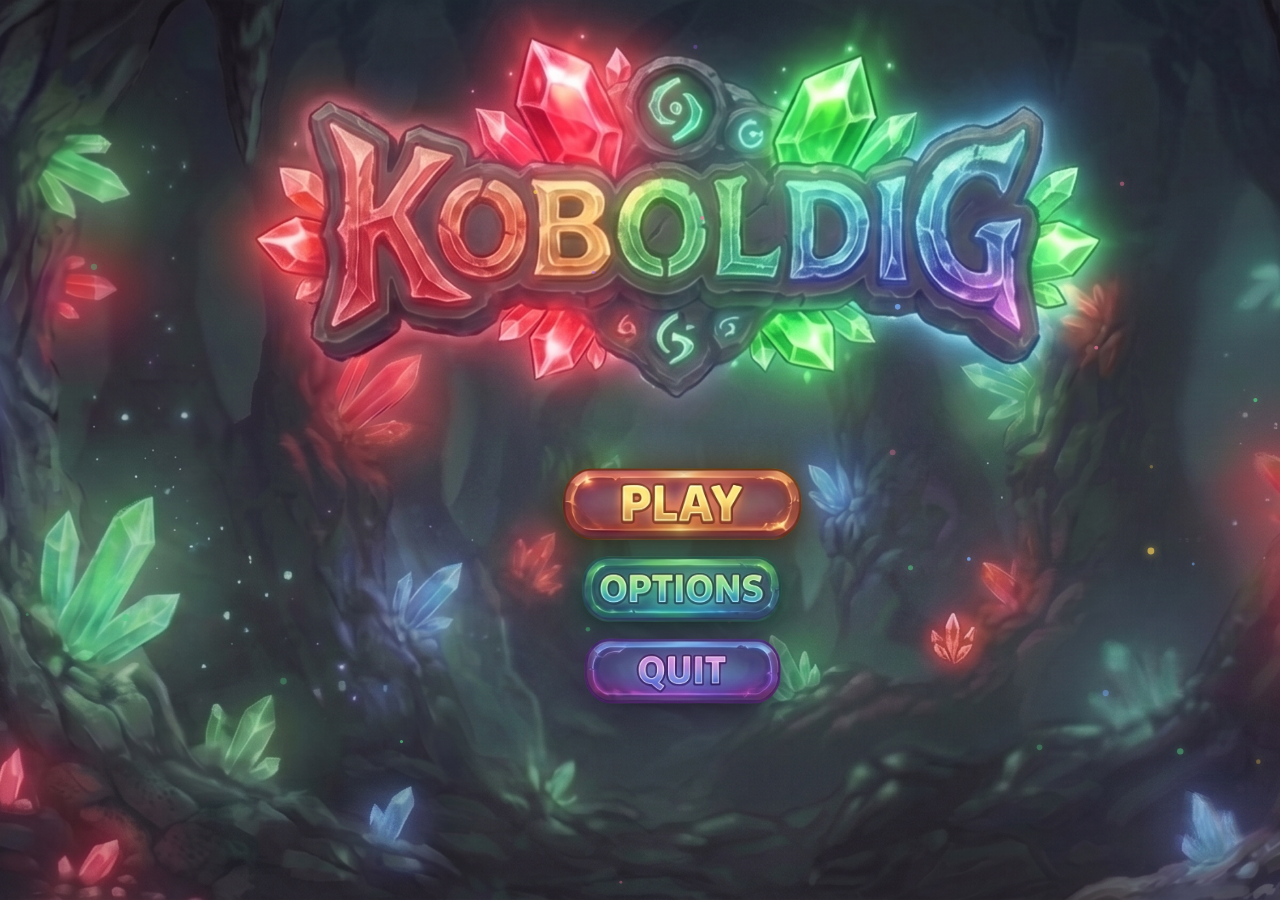
<file: index.html>
<!DOCTYPE html>
<html lang="es">
<head>
<meta charset="utf-8">
<meta name="viewport" content="width=device-width, initial-scale=1">
<title>Koboldig — Fusión de Piedras Mágicas</title>
<link rel="stylesheet" href="css/style.css">
<link rel="stylesheet" href="css/menu.css">
</head>
<body>

<!-- Pantalla de Menu Principal -->
<div id="main-menu">
  <canvas id="menu-particles"></canvas>
  <div class="menu-content">
    <div class="menu-buttons">
      <button id="menu-btn-play" class="menu-btn menu-btn-play" title="Jugar">
        <img src="assets/images/buttons/play_btn.png" alt="PLAY" />
      </button>
      <button id="menu-btn-options" class="menu-btn menu-btn-options" title="Opciones">
        <img src="assets/images/buttons/options_btn.png" alt="OPTIONS" />
      </button>
      <button id="menu-btn-quit" class="menu-btn menu-btn-quit" title="Salir">
        <img src="assets/images/buttons/quit_btn.png" alt="QUIT" />
      </button>
    </div>
  </div>
</div>

<!-- Modal de Opciones de Audio -->
<div id="options-modal" class="modal-overlay hidden">
  <div class="modal-box">
    <h2>OPCIONES</h2>
    <div class="options-group">
      <div class="option-row">
        <div class="option-header">
          <span>Volumen Música</span>
          <span id="optMusicVal" class="option-val">35%</span>
        </div>
        <div class="slider-container">
          <input id="optMusicVol" class="volume-slider" type="range" min="0" max="100" value="35" />
          <button id="btnOptMusicMute" class="btn-mute-toggle">MUTE</button>
        </div>
      </div>
      <div class="option-row">
        <div class="option-header">
          <span>Volumen Efectos</span>
          <span id="optSfxVal" class="option-val">50%</span>
        </div>
        <div class="slider-container">
          <input id="optSfxVol" class="volume-slider" type="range" min="0" max="100" value="50" />
          <button id="btnOptSfxMute" class="btn-mute-toggle">MUTE</button>
        </div>
      </div>
    </div>
    <div class="modal-actions">
      <button id="btnOptClose" class="btn-fantasy">VOLVER</button>
    </div>
  </div>
</div>

<!-- Modal de Confirmación de Salida -->
<div id="quit-modal" class="modal-overlay hidden">
  <div class="modal-box">
    <h2>SALIR DEL JUEGO</h2>
    <p style="font-size: 15px; margin: 18px 0; color: #cfd3ff;">¿Estás seguro de que deseas salir?</p>
    <div class="modal-actions">
      <button id="btnQuitConfirm" class="btn-fantasy btn-fantasy-danger">SALIR</button>
      <button id="btnQuitCancel" class="btn-fantasy">CANCELAR</button>
    </div>
  </div>
</div>

<div id="wrap">
  <header>
    <h1>KOBOLDIG</h1>
  </header>

  <main>
    <div id="left">
      <div class="panel character-panel">
        <h2>Espectador</h2>
        <div id="character-box" class="character-box">
          <div class="character-avatar">
            <div id="char-anim-container" class="char-anim-container">
              <div class="char-aura"></div>
              <img id="char-main-img" src="assets/images/character/Kobold Default.png" class="char-bust" alt="Kobold Espectador">
              <div id="char-sparkle" class="char-sparkle">✨</div>
            </div>
          </div>
          <div id="character-tag" class="character-tag">¡Observando la partida! ✨</div>
        </div>
      </div>

      <div class="panel">
        <h2>Puntaje</h2>
        <div id="score" class="big">0</div>
        <div class="row"><span>Cadena</span><b id="chain">×1</b></div>
        <div class="row"><span>Mejor piedra</span><b id="best">—</b></div>
      </div>

      <div class="panel">
        <h2>Colección <span id="disc" class="muted">0/12</span></h2>
        <ul id="codex"></ul>
      </div>
    </div>

    <div id="stage">
      <div class="board-frame-overlay"></div>
      <canvas id="board" width="350" height="500"></canvas>
      <div id="ovPause" class="overlay hidden">
        <div class="card">
          <h3>Pausa</h3>
          <p>Pulsa P para continuar</p>
          <button id="btnPauseMenu" style="margin-top: 12px;">Menú Principal</button>
        </div>
      </div>
      <div id="ovOver" class="overlay hidden">
        <div class="card">
          <h3>¡Fin de la excavación!</h3>
          <p>Puntaje final: <b id="finalScore">0</b></p>
          <p>Mayor piedra: <b id="finalGem">—</b></p>
          <button id="btnAgain">Jugar de nuevo</button>
        </div>
      </div>
    </div>

    <div id="right">
      <div class="panel center">
        <h2>Siguiente</h2>
        <canvas id="next" width="96" height="150"></canvas>
      </div>

      <div class="panel">
        <h2>Controles</h2>
        <ul class="keys">
          <li><kbd>←</kbd><kbd>→</kbd> Mover</li>
          <li><kbd>↑</kbd>/<kbd>X</kbd>/<kbd>Z</kbd> Girar</li>
          <li><kbd>↓</kbd>/<kbd>Espacio</kbd> Soltar piedra</li>
          <li><kbd>P</kbd> Pausa</li>
        </ul>
      </div>

      <div class="btns">
        <button id="btnPause">Pausa</button>
        <button id="btnReset">Reiniciar</button>
        <button id="btnSound">Sonido: SI</button>
        <button id="btnMusic">Musica: SI</button>
        <button id="btnToMenu">Menú</button>
      </div>
    </div>
  </main>

  <div id="mcontrols">
    <button data-act="left">←</button>
    <button data-act="rot">⟳</button>
    <button data-act="right">→</button>
    <button data-act="down">↓</button>
    <button data-act="drop">⤓</button>
  </div>

  <footer class="muted">Posiciona la piedra arriba y suéltala con ↓ · Une 3 iguales para fusionar · La piedra 12 es la definitiva</footer>
</div>
<audio id="menu-music" src="assets/audio/Main menu theme.mp3" loop preload="auto"></audio>
<audio id="music" src="assets/audio/tema principal.mp3" loop preload="auto"></audio>
<script src="js/menu.js"></script>
<script src="js/game.js"></script>
</body>
</html>
</file>
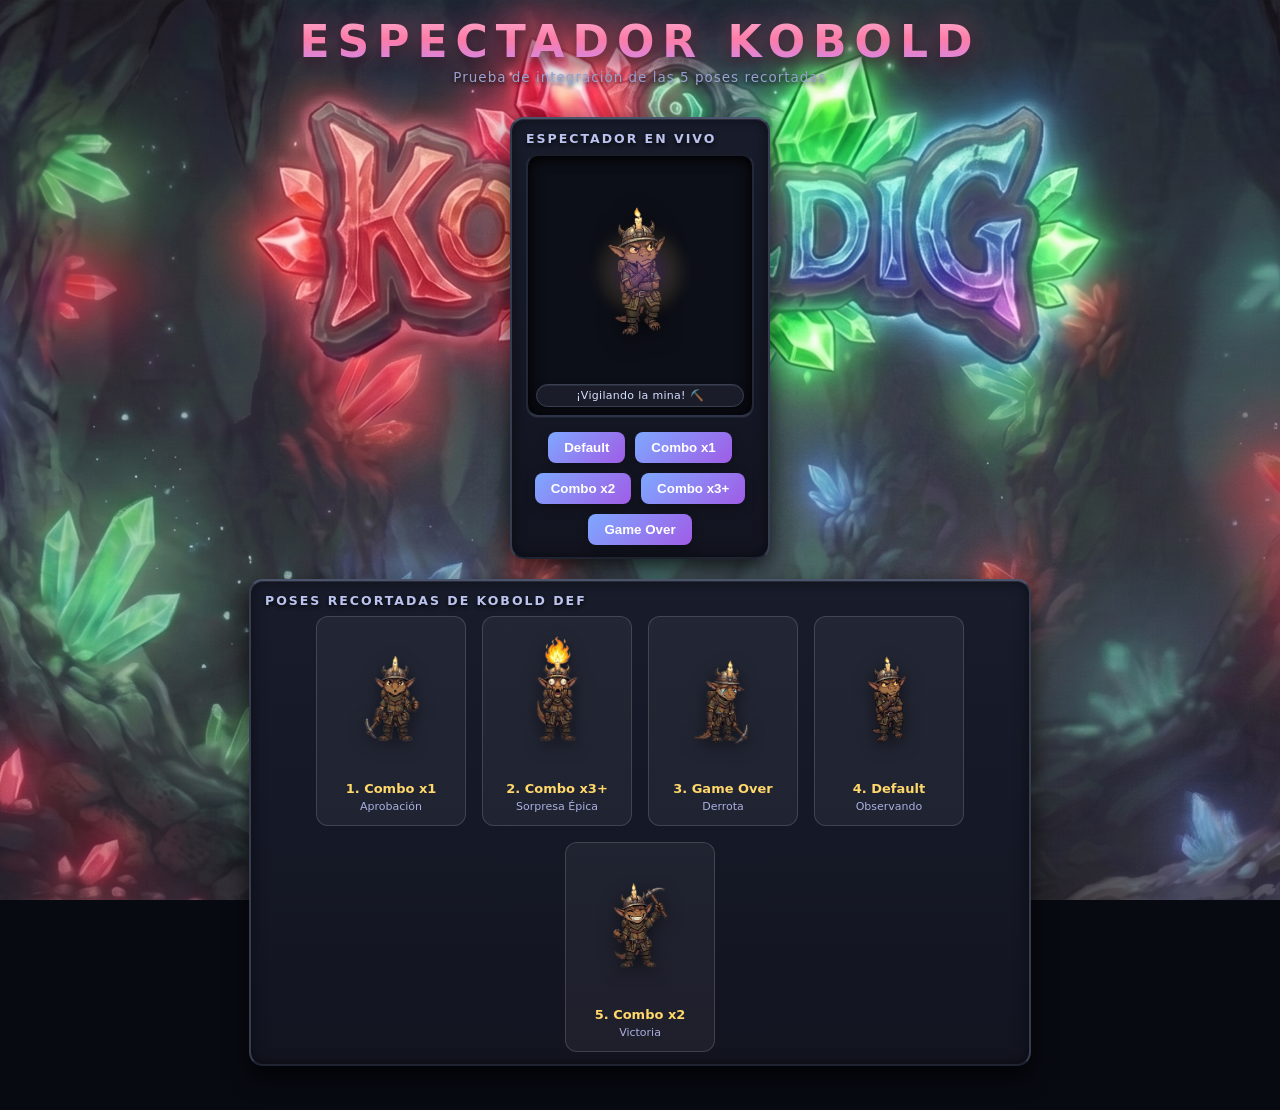
<file: test_kobold.html>
<!DOCTYPE html>
<html lang="es">
<head>
  <meta charset="utf-8">
  <meta name="viewport" content="width=device-width, initial-scale=1">
  <title>Kobold Espectador — Test de Poses</title>
  <link rel="stylesheet" href="css/style.css">
  <style>
    .test-section {
      margin: 20px auto;
      max-width: 900px;
      display: flex;
      flex-direction: column;
      gap: 20px;
      align-items: center;
    }
    .test-grid {
      display: flex;
      gap: 16px;
      flex-wrap: wrap;
      justify-content: center;
    }
    .test-card {
      background: rgba(255, 255, 255, 0.05);
      border: 1px solid rgba(255, 255, 255, 0.15);
      border-radius: 12px;
      padding: 12px;
      text-align: center;
      width: 150px;
    }
    .test-card img {
      height: 140px;
      width: auto;
      object-fit: contain;
      filter: drop-shadow(0 4px 8px rgba(0,0,0,0.5));
    }
    .test-card h4 {
      font-size: 13px;
      color: #ffd76a;
      margin: 8px 0 4px;
    }
    .test-card p {
      font-size: 11px;
      color: #aab0e0;
    }
    .test-controls {
      display: flex;
      gap: 10px;
      flex-wrap: wrap;
      justify-content: center;
      margin-top: 15px;
    }
    .test-controls button {
      background: linear-gradient(135deg, #7ea8ff 0%, #a05ce6 100%);
      color: white;
      border: none;
      border-radius: 8px;
      padding: 8px 16px;
      font-weight: bold;
      cursor: pointer;
      box-shadow: 0 4px 12px rgba(0,0,0,0.3);
      transition: transform 0.15s ease, filter 0.15s ease;
    }
    .test-controls button:hover {
      transform: translateY(-2px);
      filter: brightness(1.15);
    }
  </style>
</head>
<body>
  <div id="wrap">
    <header>
      <h1>ESPECTADOR KOBOLD</h1>
      <p class="sub">Prueba de integración de las 5 poses recortadas</p>
    </header>

    <div class="test-section">
      <div class="panel character-panel" style="width: 260px;">
        <h2>Espectador en Vivo</h2>
        <div id="character-box" class="character-box">
          <div class="character-avatar">
            <div class="char-aura"></div>
            <div id="char-anim-container" class="char-anim-container">
              <img id="char-main-img" src="assets/images/character/Kobold Default.png" class="char-bust" alt="Kobold Espectador">
              <div id="char-sparkle" class="char-sparkle">✨</div>
            </div>
          </div>
          <div id="character-tag" class="character-tag">¡Vigilando la mina! ⛏️</div>
        </div>

        <div class="test-controls">
          <button onclick="testPose('default', '¡Vigilando la mina! ⛏️', 0, '')">Default</button>
          <button onclick="testPose('combo1', '¡Gran fusión! ✨', 1500, 'react-bounce')">Combo x1</button>
          <button onclick="testPose('combo2', '¡Doble fusión! 🔥', 1800, 'react-jump')">Combo x2</button>
          <button onclick="testPose('combo3', '¡COMBO x3 LEYENDA! 👑', 2200, 'react-cheer')">Combo x3+</button>
          <button onclick="testPose('gameover', '¡Nooo! ¡Buen intento! 🪄', 4000, 'react-gasp')">Game Over</button>
        </div>
      </div>

      <div class="panel" style="max-width: 860px;">
        <h2>Poses Recortadas de Kobold Def</h2>
        <div class="test-grid">
          <div class="test-card">
            <img src="assets/images/character/Kobold Combo1.png" alt="1. Combo x1">
            <h4>1. Combo x1</h4>
            <p>Aprobación</p>
          </div>
          <div class="test-card">
            <img src="assets/images/character/Kobold Combo3.png" alt="2. Combo x3+">
            <h4>2. Combo x3+</h4>
            <p>Sorpresa Épica</p>
          </div>
          <div class="test-card">
            <img src="assets/images/character/Kobold Gameover.png" alt="3. Game Over">
            <h4>3. Game Over</h4>
            <p>Derrota</p>
          </div>
          <div class="test-card">
            <img src="assets/images/character/Kobold Default.png" alt="4. Default">
            <h4>4. Default</h4>
            <p>Observando</p>
          </div>
          <div class="test-card">
            <img src="assets/images/character/Kobold Combo2.png" alt="5. Combo x2">
            <h4>5. Combo x2</h4>
            <p>Victoria</p>
          </div>
        </div>
      </div>
    </div>
  </div>

  <script>
    const Character = {
      mainImg: document.getElementById("char-main-img"),
      tag: document.getElementById("character-tag"),
      animContainer: document.getElementById("char-anim-container"),
      box: document.getElementById("character-box"),
      sparkle: document.getElementById("char-sparkle"),
      timer: null,
      SPRITES: {
        default: "assets/images/character/Kobold Default.png",
        combo1: "assets/images/character/Kobold Combo1.png",
        combo2: "assets/images/character/Kobold Combo2.png",
        combo3: "assets/images/character/Kobold Combo3.png",
        gameover: "assets/images/character/Kobold Gameover.png"
      }
    };

    function testPose(name, text, durationMs, anim) {
      Character.mainImg.src = Character.SPRITES[name] || Character.SPRITES.default;
      Character.tag.textContent = text;
      
      if (anim && Character.animContainer) {
        Character.animContainer.classList.remove("react-jump", "react-wink", "react-cheer", "react-gasp", "react-bounce");
        void Character.animContainer.offsetWidth;
        Character.animContainer.classList.add(anim);
      }
      if (name === "combo3" || name === "gameover") {
        Character.box.classList.add("shock");
        setTimeout(() => Character.box.classList.remove("shock"), 900);
      }
      if (name !== "default") {
        Character.sparkle.classList.add("active");
        setTimeout(() => Character.sparkle.classList.remove("active"), 800);
      }
      
      clearTimeout(Character.timer);
      if (name !== "default" && durationMs && name !== "gameover") {
        Character.timer = setTimeout(() => {
          testPose("default", "¡Vigilando la mina! ⛏️", 0, "");
        }, durationMs);
      }
    }
  </script>
</body>
</html>
</file>
<file: css/style.css>
* { box-sizing: border-box; margin: 0; padding: 0; }

body {
  min-height: 100vh;
  font-family: "Segoe UI", system-ui, -apple-system, sans-serif;
  color: #eef0ff;
  background: #080a12 url("../assets/images/Main Menu buttonless.jpeg") 53.3% center / cover no-repeat fixed;
  display: flex;
  justify-content: center;
  align-items: center;
  padding: 16px 12px 24px;
}

#wrap {
  width: 782px;
  max-width: 100%;
  min-width: 782px;
  display: flex;
  flex-direction: column;
  align-items: center;
}

header {
  text-align: center;
  margin-bottom: 12px;
}

h1 {
  font-size: 44px;
  letter-spacing: 8px;
  font-weight: 900;
  background: linear-gradient(180deg, #ffb5d3 0%, #ff7ea5 45%, #ca8fff 100%);
  -webkit-background-clip: text;
  background-clip: text;
  color: transparent;
  text-shadow: 0 0 24px rgba(255, 126, 165, 0.45), 0 0 45px rgba(202, 143, 255, 0.25);
  filter: drop-shadow(0 4px 8px rgba(0, 0, 0, 0.9));
}

.sub {
  color: #9fa8d8;
  letter-spacing: 1px;
  font-size: 13.5px;
  margin-top: 2px;
  text-shadow: 0 2px 4px rgba(0, 0, 0, 0.9);
}

main {
  display: flex;
  gap: 16px;
  align-items: flex-start;
  justify-content: center;
  width: 782px;
}

.panel {
  background: linear-gradient(180deg, #181c2b 0%, #121420 100%);
  border: 2px solid #363d50;
  border-top: 2px solid #4a546c;
  border-bottom: 2px solid #202432;
  border-radius: 14px;
  padding: 12px 14px;
  box-shadow: 0 10px 25px rgba(0, 0, 0, 0.75), inset 0 1px 0 rgba(255, 255, 255, 0.1), inset 0 0 14px rgba(0, 0, 0, 0.5);
  width: 100%;
  box-sizing: border-box;
}

.panel h2 {
  font-size: 12.5px;
  text-transform: uppercase;
  letter-spacing: 2px;
  font-weight: 800;
  color: #bcc3ee;
  text-shadow: 0 2px 4px rgba(0, 0, 0, 0.8);
  margin-bottom: 8px;
  display: flex;
  justify-content: space-between;
  align-items: center;
  gap: 8px;
}

.big {
  font-size: 34px;
  font-weight: 900;
  color: #ffd65c;
  text-shadow: 0 2px 4px rgba(0, 0, 0, 0.9), 0 0 18px rgba(255, 214, 92, 0.45);
  line-height: 1.1;
  text-align: center;
}

.row {
  display: flex;
  justify-content: space-between;
  align-items: center;
  gap: 10px;
  font-size: 13px;
  color: #9fa8d8;
  margin-top: 6px;
  padding-top: 4px;
  border-top: 1px solid rgba(255, 255, 255, 0.05);
}
.row span {
  white-space: nowrap;
  flex-shrink: 0;
}
.row b {
  color: #fff;
  text-shadow: 0 1px 3px rgba(0, 0, 0, 0.8);
  white-space: nowrap;
  overflow: hidden;
  text-overflow: ellipsis;
  max-width: 105px;
  text-align: right;
}

#left, #right {
  display: flex;
  flex-direction: column;
  gap: 12px;
  width: 200px;
  min-width: 200px;
  max-width: 200px;
  flex: 0 0 200px;
}

/* Recuadro de Personaje Espectador */
.character-panel {
  text-align: center;
}

.character-box {
  background: #0d0f18;
  border: 2px solid #232838;
  border-top: 2px solid #1a1e2a;
  border-bottom: 2px solid #2e3448;
  border-radius: 12px;
  padding: 10px 8px 8px;
  display: flex;
  flex-direction: column;
  align-items: center;
  justify-content: center;
  min-height: 145px;
  position: relative;
  overflow: hidden;
  box-shadow: inset 0 3px 12px rgba(0, 0, 0, 0.8), inset 0 0 16px rgba(0, 0, 0, 0.6), 0 1px 0 rgba(255, 255, 255, 0.05);
  transition: border-color 0.3s ease, box-shadow 0.3s ease;
}

.character-box:hover {
  border-color: rgba(255, 215, 106, 0.5);
  box-shadow: inset 0 0 16px rgba(0, 0, 0, 0.5), 0 0 18px rgba(160, 120, 255, 0.25);
}

.character-avatar {
  position: relative;
  width: 120px;
  display: flex;
  align-items: center;
  justify-content: center;
}

.char-anim-container {
  position: relative;
  width: 100%;
  display: flex;
  align-items: center;
  justify-content: center;
  transform-origin: bottom center;
  animation: charBreathe 3.4s ease-in-out infinite;
  will-change: transform;
}

.char-aura {
  position: absolute;
  width: 95px;
  height: 95px;
  border-radius: 50%;
  background: radial-gradient(circle, rgba(164, 92, 255, 0.35) 0%, rgba(255, 215, 106, 0.12) 50%, transparent 70%);
  filter: blur(6px);
  animation: pulseAura 2.8s ease-in-out infinite alternate;
  z-index: 1;
  pointer-events: none;
}

.char-bust {
  height: 210px;
  width: auto;
  object-fit: contain;
  z-index: 2;
  filter: drop-shadow(0 4px 10px rgba(0, 0, 0, 0.55));
  user-select: none;
  pointer-events: none;
}

.char-sparkle {
  position: absolute;
  top: 4px;
  right: 12px;
  font-size: 16px;
  z-index: 4;
  opacity: 0;
  pointer-events: none;
  transform: scale(0.6);
  transition: opacity 0.3s ease, transform 0.3s ease;
}

.character-tag {
  margin-top: 8px;
  font-size: 11px;
  color: #d8deff;
  letter-spacing: 0.3px;
  background: #1a1d29;
  padding: 4px 10px;
  border-radius: 999px;
  border: 1px solid #383f52;
  box-shadow: 0 3px 6px rgba(0, 0, 0, 0.5), inset 0 1px 0 rgba(255, 255, 255, 0.08);
  transition: color 0.3s ease, background 0.3s ease, transform 0.2s ease;
  width: 100%;
  max-width: 100%;
  text-align: center;
  white-space: nowrap;
  overflow: hidden;
  text-overflow: ellipsis;
  box-sizing: border-box;
}

/* Capa facial modular */
.char-face {
  position: absolute;
  left: 0;
  top: 0;
  width: 100%;
  height: 100%;
  object-fit: contain;
  z-index: 3;
  pointer-events: none;
  user-select: none;
}

.char-face[hidden] { display: none; }

/* Reacciones y animaciones de personaje */
.char-anim-container.react-jump {
  animation: charJump 0.65s ease !important;
}

.char-anim-container.react-wink {
  animation: charWink 0.55s ease !important;
}

.char-anim-container.react-cheer {
  animation: charCheer 0.8s ease !important;
}

.char-anim-container.react-gasp {
  animation: charGasp 0.7s ease !important;
}

.char-anim-container.react-bounce {
  animation: charBounce 0.6s ease !important;
}

.character-box.shock {
  border-color: rgba(255, 215, 106, 0.8);
  box-shadow: inset 0 0 20px rgba(0, 0, 0, 0.4), 0 0 26px rgba(255, 200, 80, 0.5);
}

.char-sparkle.active {
  opacity: 1;
  transform: scale(1.2) translateY(-4px);
}

@keyframes charBreathe {
  0%, 100% {
    transform: translateY(0);
  }
  50% {
    transform: translateY(-3px);
  }
}

@keyframes charJump {
  0%, 100% {
    transform: translateY(0);
  }
  30% {
    transform: translateY(-16px);
  }
  60% {
    transform: translateY(3px);
  }
  80% {
    transform: translateY(-4px);
  }
}

@keyframes charWink {
  0%, 100% {
    transform: translateY(0) rotate(0deg);
  }
  45% {
    transform: translateY(-4px) rotate(-2deg);
  }
}

@keyframes charCheer {
  0%, 100% {
    transform: translateY(0);
  }
  20% {
    transform: translateY(-18px) rotate(3deg);
  }
  45% {
    transform: translateY(-10px) rotate(-3deg);
  }
  65% {
    transform: translateY(-14px) rotate(2deg);
  }
  85% {
    transform: translateY(-3px);
  }
}

@keyframes charGasp {
  0%, 100% {
    transform: translateY(0) scale(1);
  }
  25% {
    transform: translateY(-6px) scale(1.06);
  }
  40% {
    transform: translateY(0) scale(1.02);
  }
  60% {
    transform: translateY(-3px) scale(1.05);
  }
}

@keyframes charBounce {
  0%, 100% {
    transform: translateY(0);
  }
  40% {
    transform: translateY(-9px);
  }
  70% {
    transform: translateY(0);
  }
  85% {
    transform: translateY(-3px);
  }
}

@keyframes pulseAura {
  0% {
    transform: scale(0.88);
    opacity: 0.45;
  }
  100% {
    transform: scale(1.18);
    opacity: 0.85;
  }
}

.center { display: flex; flex-direction: column; align-items: center; }

#next {
  display: block;
  width: 96px;
  min-width: 96px;
  max-width: 96px;
  height: 150px;
  min-height: 150px;
  max-height: 150px;
  border-radius: 10px;
  background: #0c0e18;
  border: 2px solid #232838;
  box-shadow: inset 0 3px 10px rgba(0, 0, 0, 0.8), 0 1px 0 rgba(255, 255, 255, 0.06);
}

.keys {
  list-style: none;
  font-size: 12.5px;
  color: #c0c6ea;
  display: grid;
  gap: 6px;
  background: #0c0e18;
  border: 1.5px solid #222736;
  border-radius: 10px;
  padding: 8px 10px;
  box-shadow: inset 0 2px 6px rgba(0, 0, 0, 0.7), 0 1px 0 rgba(255, 255, 255, 0.05);
}

kbd {
  background: #202434;
  border: 1px solid #384157;
  border-bottom-width: 2px;
  border-radius: 5px;
  padding: 1px 6px;
  font-family: inherit;
  font-size: 11px;
  color: #ffffff;
  margin-right: 3px;
  box-shadow: 0 2px 4px rgba(0, 0, 0, 0.4);
}

.btns {
  display: grid;
  gap: 8px;
  width: 100%;
}

.btns button {
  width: 100%;
  height: 44px;
  background: url("../assets/images/ui_btn_bg.png") center / 100% 100% no-repeat;
  border: none;
  border-radius: 0;
  color: #f0f4ff;
  font-size: 13.5px;
  font-weight: 700;
  letter-spacing: 0.5px;
  text-shadow: 0 2px 4px #000, 0 0 8px rgba(0, 0, 0, 0.9);
  cursor: pointer;
  transition: transform 0.08s ease, filter 0.2s ease;
  outline: none;
  display: flex;
  align-items: center;
  justify-content: center;
  box-sizing: border-box;
}

.btns button:hover {
  filter: brightness(1.22) drop-shadow(0 0 10px rgba(130, 180, 255, 0.5));
  transform: translateY(-1px);
}

.btns button:active {
  filter: brightness(0.95);
  transform: translateY(1px) scale(0.98);
}

#stage {
  position: relative;
  width: 350px;
  min-width: 350px;
  max-width: 350px;
  height: 500px;
  min-height: 500px;
  max-height: 500px;
  flex: 0 0 350px;
  border-radius: 12px;
  box-sizing: border-box;
}

.board-frame-overlay {
  position: absolute;
  inset: -8px -8px -8px -8px;
  background: url("../assets/images/board_frame.png") center / 100% 100% no-repeat;
  pointer-events: none;
  z-index: 10;
}

#board {
  display: block;
  width: 350px;
  height: 500px;
  border-radius: 6px;
  background: #0c0e18;
  box-shadow: 0 0 0 1px rgba(0, 0, 0, 0.8);
}

.overlay {
  position: absolute;
  inset: 0;
  display: flex;
  align-items: center;
  justify-content: center;
  background: rgba(6, 8, 14, 0.82);
  backdrop-filter: blur(5px);
  border-radius: 10px;
  z-index: 20;
}

.overlay.hidden { display: none; }

.card {
  text-align: center;
  padding: 24px 32px;
  border-radius: 16px;
  background: linear-gradient(180deg, #1c2030 0%, #121522 100%);
  border: 2px solid #444c64;
  box-shadow: 0 14px 40px rgba(0, 0, 0, 0.9), inset 0 1px 0 rgba(255, 255, 255, 0.15);
}

.card h3 {
  font-size: 24px;
  margin-bottom: 8px;
  color: #ffd76a;
  text-shadow: 0 2px 8px rgba(0, 0, 0, 0.8);
}

.card p {
  margin: 6px 0;
  color: #cfd3ff;
  font-size: 14px;
}

.card button {
  margin-top: 14px;
  height: 44px;
  min-width: 170px;
  background: url("../assets/images/ui_btn_bg.png") center / 100% 100% no-repeat;
  border: none;
  color: #fff;
  font-size: 14px;
  font-weight: 700;
  text-shadow: 0 2px 4px #000;
  cursor: pointer;
  transition: transform 0.08s ease, filter 0.2s ease;
}

.card button:hover {
  filter: brightness(1.2) drop-shadow(0 0 10px rgba(130, 180, 255, 0.5));
  transform: translateY(-1px);
}

#codex {
  list-style: none;
  display: grid;
  grid-template-columns: repeat(4, 1fr);
  gap: 8px;
  justify-items: center;
  margin-top: 4px;
}

#codex li {
  width: 32px;
  height: 32px;
  border-radius: 50%;
  background: #0b0d15;
  border: 2px solid #242938;
  box-shadow: inset 0 2px 5px rgba(0, 0, 0, 0.9), 0 1px 0 rgba(255, 255, 255, 0.06);
  position: relative;
  opacity: 0.22;
  filter: grayscale(0.85) brightness(0.7);
  transition: all 0.3s ease;
}

#codex li.on {
  opacity: 1;
  filter: none;
  border-color: var(--g);
  box-shadow: inset 0 0 4px rgba(0, 0, 0, 0.5), 0 0 12px var(--g);
}

#codex li span {
  position: absolute;
  inset: 2px;
  border-radius: 50%;
  background:
    radial-gradient(circle at 32% 28%, rgba(255, 255, 255, 0.95) 0 12%, transparent 30%),
    radial-gradient(circle at 50% 50%, var(--g) 55%, rgba(0, 0, 0, 0.55));
  box-shadow: inset -2px -3px 5px rgba(0, 0, 0, 0.5), 0 0 10px var(--g);
}

#codex li.on span {
  animation: pulse 2.4s infinite;
}

@keyframes pulse {
  0%, 100% { box-shadow: inset -2px -3px 5px rgba(0, 0, 0, 0.5), 0 0 8px var(--g); }
  50% { box-shadow: inset -2px -3px 5px rgba(0, 0, 0, 0.5), 0 0 18px var(--g); }
}

.muted { color: #8d93c4; }
#disc { font-weight: normal; letter-spacing: 1px; }

footer {
  text-align: center;
  margin-top: 14px;
  font-size: 12px;
  letter-spacing: 0.5px;
  color: #767ea8;
  text-shadow: 0 1px 3px rgba(0, 0, 0, 0.8);
}

#mcontrols {
  display: none;
  justify-content: center;
  gap: 10px;
  margin-top: 14px;
}

#mcontrols button {
  width: 52px;
  height: 46px;
  font-size: 19px;
  border-radius: 10px;
  background: #181c2b;
  border: 2px solid #363d50;
  color: #ffffff;
  touch-action: manipulation;
}

@media (max-width: 860px) {
  #wrap {
    width: 100%;
    min-width: 0;
  }
  main {
    flex-direction: column;
    align-items: center;
    width: 100%;
  }
  #left, #right {
    flex-direction: row;
    flex-wrap: wrap;
    justify-content: center;
    width: 100%;
    min-width: 0;
    max-width: 380px;
    flex: initial;
  }
  #left .panel, #right .panel {
    width: 100%;
  }
  #stage {
    width: 350px;
    min-width: 350px;
    max-width: 350px;
    flex: 0 0 350px;
  }
  #mcontrols {
    display: flex;
  }
}
</file>
<file: css/menu.css>
#main-menu {
  position: fixed;
  inset: 0;
  z-index: 1000;
  display: flex;
  flex-direction: column;
  align-items: center;
  justify-content: center;
  background: #080a12 url("../assets/images/Main Menu buttonless.jpeg") 53.3% center / cover no-repeat;
  transition: opacity 0.4s ease, visibility 0.4s ease;
  box-sizing: border-box;
  overflow: hidden;
}

#main-menu.hidden {
  opacity: 0;
  pointer-events: none;
  visibility: hidden;
}

#menu-particles {
  position: absolute;
  inset: 0;
  width: 100%;
  height: 100%;
  pointer-events: none;
  z-index: 1;
}

.menu-content {
  position: absolute;
  left: 53.3%;
  top: 52%;
  transform: translate(-50%, 0);
  z-index: 2;
  display: flex;
  flex-direction: column;
  align-items: center;
  justify-content: center;
  max-width: 92vw;
  width: 380px;
  padding: 0;
  margin: 0;
}

/* Botones del menu principal con imagenes tematicas */
.menu-buttons {
  display: flex;
  flex-direction: column;
  align-items: center;
  justify-content: center;
  gap: 16px;
  width: 100%;
  margin: 0 auto;
}

.menu-btn {
  background: transparent;
  border: none;
  padding: 0;
  margin: 0 auto;
  cursor: pointer;
  outline: none;
  display: inline-flex;
  align-items: center;
  justify-content: center;
  transition: transform 0.16s cubic-bezier(0.34, 1.56, 0.64, 1), filter 0.2s ease;
  user-select: none;
  -webkit-tap-highlight-color: transparent;
  box-sizing: border-box;
}

.menu-btn:focus-visible {
  outline: 3px solid #ffd65c;
  outline-offset: 6px;
  border-radius: 24px;
}

.menu-btn:hover {
  transform: scale(1.06);
}

.menu-btn:active {
  transform: scale(0.96);
  filter: brightness(0.92);
}

.menu-btn img {
  display: block;
  width: auto;
  max-width: 100%;
  height: auto;
  filter: drop-shadow(0 6px 18px rgba(0, 0, 0, 0.8));
  transition: filter 0.2s ease;
  pointer-events: none;
}

/* Play Button */
.menu-btn-play img {
  height: 72px;
  filter: drop-shadow(0 6px 20px rgba(0, 0, 0, 0.85)) drop-shadow(0 0 12px rgba(255, 180, 80, 0.35));
}
.menu-btn-play:hover img {
  filter: drop-shadow(0 8px 24px rgba(0, 0, 0, 0.9)) drop-shadow(0 0 24px rgba(255, 190, 90, 0.85)) brightness(1.12);
}

/* Options Button */
.menu-btn-options img {
  height: 66px;
  filter: drop-shadow(0 6px 18px rgba(0, 0, 0, 0.85)) drop-shadow(0 0 10px rgba(80, 240, 190, 0.3));
}
.menu-btn-options:hover img {
  filter: drop-shadow(0 8px 22px rgba(0, 0, 0, 0.9)) drop-shadow(0 0 22px rgba(90, 255, 200, 0.85)) brightness(1.12);
}

/* Quit Button */
.menu-btn-quit img {
  height: 66px;
  filter: drop-shadow(0 6px 18px rgba(0, 0, 0, 0.85)) drop-shadow(0 0 10px rgba(180, 130, 255, 0.3));
}
.menu-btn-quit:hover img {
  filter: drop-shadow(0 8px 22px rgba(0, 0, 0, 0.9)) drop-shadow(0 0 22px rgba(190, 140, 255, 0.85)) brightness(1.12);
}

/* Modales (Opciones y Salir) */
.modal-overlay {
  position: fixed;
  inset: 0;
  z-index: 1100;
  display: flex;
  align-items: center;
  justify-content: center;
  background: rgba(4, 6, 12, 0.85);
  backdrop-filter: blur(8px);
  opacity: 1;
  visibility: visible;
  transition: opacity 0.3s ease, visibility 0.3s ease;
  padding: 16px;
}

.modal-overlay.hidden {
  opacity: 0;
  pointer-events: none;
  visibility: hidden;
}

.modal-box {
  background: linear-gradient(180deg, #1c2030 0%, #121522 100%);
  border: 2px solid #363d50;
  border-top: 2px solid #4a546c;
  border-bottom: 2px solid #202432;
  border-radius: 18px;
  padding: 26px 30px;
  box-shadow: 0 16px 45px rgba(0, 0, 0, 0.9), inset 0 1px 0 rgba(255, 255, 255, 0.12), inset 0 0 20px rgba(0, 0, 0, 0.6);
  width: 440px;
  max-width: 94vw;
  text-align: center;
  color: #eef0ff;
  position: relative;
  animation: modalPopIn 0.28s cubic-bezier(0.18, 0.89, 0.32, 1.28);
}

.modal-box h2 {
  font-size: 26px;
  font-weight: 900;
  color: #ffd76a;
  letter-spacing: 3px;
  text-shadow: 0 2px 6px rgba(0, 0, 0, 0.9), 0 0 16px rgba(255, 215, 106, 0.45);
  margin-bottom: 20px;
}

.options-group {
  display: flex;
  flex-direction: column;
  gap: 16px;
  margin-bottom: 24px;
}

.option-row {
  background: #0d0f18;
  border: 1.5px solid #262c3e;
  border-radius: 12px;
  padding: 12px 16px;
  display: flex;
  flex-direction: column;
  gap: 8px;
  box-shadow: inset 0 2px 6px rgba(0, 0, 0, 0.7);
}

.option-header {
  display: flex;
  justify-content: space-between;
  align-items: center;
  font-size: 13.5px;
  font-weight: 700;
  color: #bcc3ee;
}

.option-val {
  color: #ffd76a;
  font-weight: 800;
  min-width: 40px;
  text-align: right;
}

.slider-container {
  display: flex;
  align-items: center;
  gap: 12px;
}

/* Custom Range Slider */
.volume-slider {
  flex: 1;
  -webkit-appearance: none;
  appearance: none;
  height: 8px;
  border-radius: 6px;
  background: #1e2436;
  outline: none;
  box-shadow: inset 0 1px 4px rgba(0, 0, 0, 0.8);
}

.volume-slider::-webkit-slider-thumb {
  -webkit-appearance: none;
  appearance: none;
  width: 20px;
  height: 20px;
  border-radius: 50%;
  background: radial-gradient(circle at 35% 35%, #ffffff 0%, #ffd76a 45%, #ca8512 100%);
  border: 2px solid #384157;
  cursor: pointer;
  box-shadow: 0 2px 8px rgba(0, 0, 0, 0.8), 0 0 8px rgba(255, 215, 106, 0.6);
  transition: transform 0.1s ease;
}

.volume-slider::-webkit-slider-thumb:hover {
  transform: scale(1.15);
}

.volume-slider::-moz-range-thumb {
  width: 20px;
  height: 20px;
  border-radius: 50%;
  background: radial-gradient(circle at 35% 35%, #ffffff 0%, #ffd76a 45%, #ca8512 100%);
  border: 2px solid #384157;
  cursor: pointer;
  box-shadow: 0 2px 8px rgba(0, 0, 0, 0.8), 0 0 8px rgba(255, 215, 106, 0.6);
}

.btn-mute-toggle {
  background: #181c2b;
  border: 1.5px solid #384157;
  border-radius: 8px;
  color: #cfd6fc;
  font-size: 11px;
  font-weight: bold;
  padding: 5px 10px;
  cursor: pointer;
  transition: all 0.15s ease;
}
.btn-mute-toggle:hover {
  background: #242a3e;
  border-color: #ffd76a;
  color: #fff;
}
.btn-mute-toggle.muted {
  background: #361a22;
  border-color: #8c2e3d;
  color: #ff9aa9;
}

.modal-actions {
  display: flex;
  justify-content: center;
  gap: 14px;
}

.btn-fantasy {
  height: 44px;
  min-width: 140px;
  background: url("../assets/images/ui_btn_bg.png") center / 100% 100% no-repeat;
  border: none;
  color: #f0f4ff;
  font-size: 14px;
  font-weight: 700;
  letter-spacing: 0.5px;
  text-shadow: 0 2px 4px #000, 0 0 8px rgba(0, 0, 0, 0.9);
  cursor: pointer;
  transition: transform 0.08s ease, filter 0.2s ease;
  display: inline-flex;
  align-items: center;
  justify-content: center;
}

.btn-fantasy:hover {
  filter: brightness(1.22) drop-shadow(0 0 10px rgba(130, 180, 255, 0.5));
  transform: translateY(-1px);
}

.btn-fantasy:active {
  filter: brightness(0.95);
  transform: translateY(1px) scale(0.98);
}

.btn-fantasy-danger {
  filter: hue-rotate(330deg);
}

/* Animaciones */
@keyframes modalPopIn {
  0% {
    transform: scale(0.85) translateY(12px);
    opacity: 0;
  }
  100% {
    transform: scale(1) translateY(0);
    opacity: 1;
  }
}

@media (max-width: 600px) {
  .menu-content {
    left: 53.3%;
    top: 50%;
    width: 90vw;
  }
  .menu-buttons {
    gap: 12px;
  }
  .menu-btn-play img {
    height: 56px;
  }
  .menu-btn-options img,
  .menu-btn-quit img {
    height: 50px;
  }
  .modal-box {
    padding: 20px 16px;
  }
}
</file>
